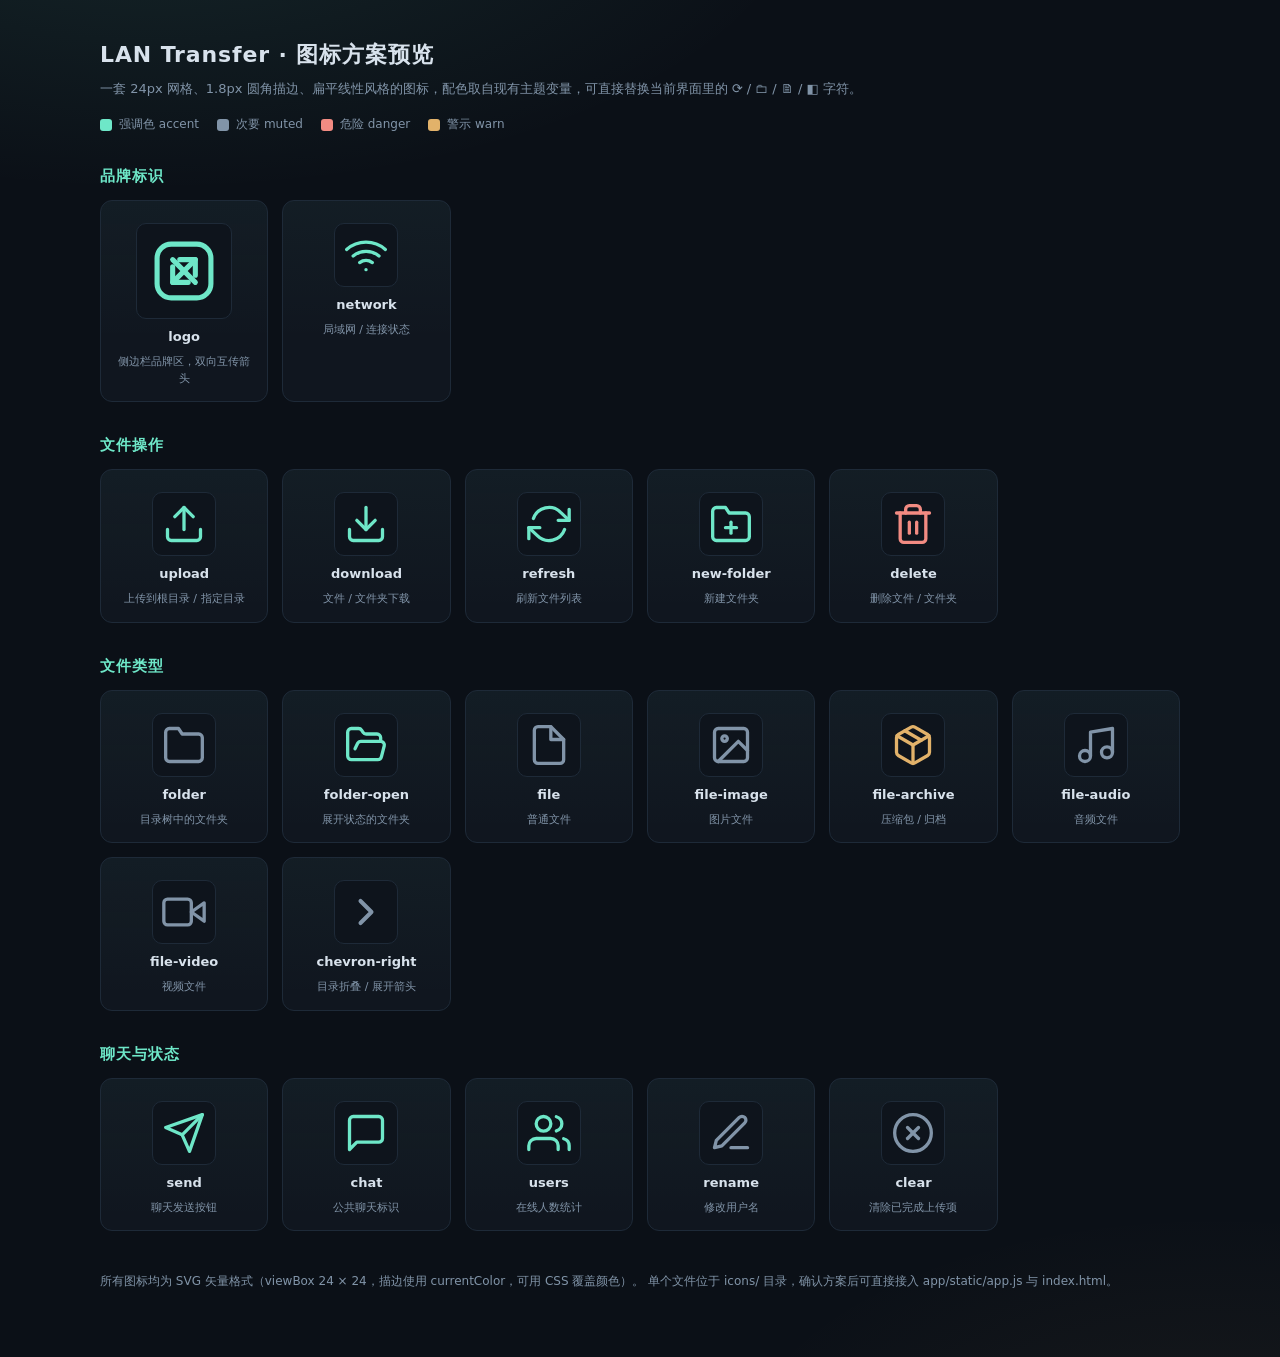
<file: app/static/icons/preview.html>
<!doctype html>
<html lang="zh-CN">
  <head>
    <meta charset="utf-8" />
    <meta name="viewport" content="width=device-width, initial-scale=1" />
    <title>LAN Transfer · 图标方案预览</title>
    <style>
      :root {
        --bg: #0b1017;
        --panel: #10161f;
        --line: #1e2a38;
        --text: #d8e2ec;
        --muted: #8194a8;
        --accent: #6ee7c8;
        --danger: #f28b82;
        --warn: #e2b26a;
      }
      * { box-sizing: border-box; }
      body {
        margin: 0;
        background:
          radial-gradient(1100px 500px at 12% -8%, rgba(110, 231, 200, 0.10), transparent 60%),
          radial-gradient(900px 460px at 95% 108%, rgba(226, 178, 106, 0.06), transparent 55%),
          var(--bg);
        color: var(--text);
        font-family: "Avenir Next", "PingFang SC", "Hiragino Sans GB", "Microsoft YaHei", system-ui, sans-serif;
        padding: 40px 32px 64px;
      }
      header { max-width: 1080px; margin: 0 auto 28px; }
      h1 { margin: 0; font-size: 22px; letter-spacing: 0.04em; }
      p.sub { margin: 8px 0 0; color: var(--muted); font-size: 13px; line-height: 1.7; }
      .legend { display: flex; gap: 18px; flex-wrap: wrap; margin-top: 16px; font-size: 12px; color: var(--muted); }
      .legend span { display: inline-flex; align-items: center; gap: 7px; }
      .swatch { width: 12px; height: 12px; border-radius: 3px; display: inline-block; }
      .grid {
        max-width: 1080px; margin: 0 auto;
        display: grid; grid-template-columns: repeat(auto-fill, minmax(150px, 1fr)); gap: 14px;
      }
      .card {
        background: linear-gradient(180deg, rgba(110, 231, 200, 0.035), transparent 140px), var(--panel);
        border: 1px solid var(--line);
        border-radius: 12px;
        padding: 22px 12px 14px;
        display: flex; flex-direction: column; align-items: center; gap: 10px;
        transition: border-color 0.15s ease;
      }
      .card:hover { border-color: var(--line); }
      .tile {
        width: 64px; height: 64px;
        display: flex; align-items: center; justify-content: center;
        background: #0e141c;
        border: 1px solid var(--line);
        border-radius: 10px;
      }
      .tile img { width: 44px; height: 44px; display: block; }
      .name { font-size: 13px; font-weight: 600; }
      .use { font-size: 11px; color: var(--muted); text-align: center; line-height: 1.5; }
      .logo-card .tile { width: 96px; height: 96px; }
      .logo-card .tile img { width: 68px; height: 68px; }
      section { max-width: 1080px; margin: 34px auto 0; }
      h2 { font-size: 15px; color: var(--accent); letter-spacing: 0.06em; margin: 0 0 14px; }
      .group-grid { display: grid; grid-template-columns: repeat(auto-fill, minmax(150px, 1fr)); gap: 14px; }
      .foot { max-width: 1080px; margin: 40px auto 0; color: var(--muted); font-size: 12px; line-height: 1.8; }
    </style>
  </head>
  <body>
    <header>
      <h1>LAN Transfer · 图标方案预览</h1>
      <p class="sub">一套 24px 网格、1.8px 圆角描边、扁平线性风格的图标，配色取自现有主题变量，可直接替换当前界面里的 ⟳ / 🗀 / 🗎 / ◧ 字符。</p>
      <div class="legend">
        <span><i class="swatch" style="background:#6ee7c8"></i>强调色 accent</span>
        <span><i class="swatch" style="background:#8194a8"></i>次要 muted</span>
        <span><i class="swatch" style="background:#f28b82"></i>危险 danger</span>
        <span><i class="swatch" style="background:#e2b26a"></i>警示 warn</span>
      </div>
    </header>

    <section>
      <h2>品牌标识</h2>
      <div class="group-grid">
        <div class="card logo-card">
          <div class="tile"><img src="logo.svg" alt="logo" /></div>
          <div class="name">logo</div>
          <div class="use">侧边栏品牌区，双向互传箭头</div>
        </div>
        <div class="card">
          <div class="tile"><img src="network.svg" alt="network" /></div>
          <div class="name">network</div>
          <div class="use">局域网 / 连接状态</div>
        </div>
      </div>
    </section>

    <section>
      <h2>文件操作</h2>
      <div class="group-grid">
        <div class="card">
          <div class="tile"><img src="upload.svg" alt="upload" /></div>
          <div class="name">upload</div>
          <div class="use">上传到根目录 / 指定目录</div>
        </div>
        <div class="card">
          <div class="tile"><img src="download.svg" alt="download" /></div>
          <div class="name">download</div>
          <div class="use">文件 / 文件夹下载</div>
        </div>
        <div class="card">
          <div class="tile"><img src="refresh.svg" alt="refresh" /></div>
          <div class="name">refresh</div>
          <div class="use">刷新文件列表</div>
        </div>
        <div class="card">
          <div class="tile"><img src="new-folder.svg" alt="new-folder" /></div>
          <div class="name">new-folder</div>
          <div class="use">新建文件夹</div>
        </div>
        <div class="card">
          <div class="tile"><img src="delete.svg" alt="delete" /></div>
          <div class="name">delete</div>
          <div class="use">删除文件 / 文件夹</div>
        </div>
      </div>
    </section>

    <section>
      <h2>文件类型</h2>
      <div class="group-grid">
        <div class="card">
          <div class="tile"><img src="folder.svg" alt="folder" /></div>
          <div class="name">folder</div>
          <div class="use">目录树中的文件夹</div>
        </div>
        <div class="card">
          <div class="tile"><img src="folder-open.svg" alt="folder-open" /></div>
          <div class="name">folder-open</div>
          <div class="use">展开状态的文件夹</div>
        </div>
        <div class="card">
          <div class="tile"><img src="file.svg" alt="file" /></div>
          <div class="name">file</div>
          <div class="use">普通文件</div>
        </div>
        <div class="card">
          <div class="tile"><img src="file-image.svg" alt="file-image" /></div>
          <div class="name">file-image</div>
          <div class="use">图片文件</div>
        </div>
        <div class="card">
          <div class="tile"><img src="file-archive.svg" alt="file-archive" /></div>
          <div class="name">file-archive</div>
          <div class="use">压缩包 / 归档</div>
        </div>
        <div class="card">
          <div class="tile"><img src="file-audio.svg" alt="file-audio" /></div>
          <div class="name">file-audio</div>
          <div class="use">音频文件</div>
        </div>
        <div class="card">
          <div class="tile"><img src="file-video.svg" alt="file-video" /></div>
          <div class="name">file-video</div>
          <div class="use">视频文件</div>
        </div>
        <div class="card">
          <div class="tile"><img src="chevron-right.svg" alt="chevron-right" /></div>
          <div class="name">chevron-right</div>
          <div class="use">目录折叠 / 展开箭头</div>
        </div>
      </div>
    </section>

    <section>
      <h2>聊天与状态</h2>
      <div class="group-grid">
        <div class="card">
          <div class="tile"><img src="send.svg" alt="send" /></div>
          <div class="name">send</div>
          <div class="use">聊天发送按钮</div>
        </div>
        <div class="card">
          <div class="tile"><img src="chat.svg" alt="chat" /></div>
          <div class="name">chat</div>
          <div class="use">公共聊天标识</div>
        </div>
        <div class="card">
          <div class="tile"><img src="users.svg" alt="users" /></div>
          <div class="name">users</div>
          <div class="use">在线人数统计</div>
        </div>
        <div class="card">
          <div class="tile"><img src="rename.svg" alt="rename" /></div>
          <div class="name">rename</div>
          <div class="use">修改用户名</div>
        </div>
        <div class="card">
          <div class="tile"><img src="clear.svg" alt="clear" /></div>
          <div class="name">clear</div>
          <div class="use">清除已完成上传项</div>
        </div>
      </div>
    </section>

    <p class="foot">
      所有图标均为 SVG 矢量格式（viewBox 24 × 24，描边使用 currentColor，可用 CSS 覆盖颜色）。
      单个文件位于 icons/ 目录，确认方案后可直接接入 app/static/app.js 与 index.html。
    </p>
  </body>
</html>
</file>
